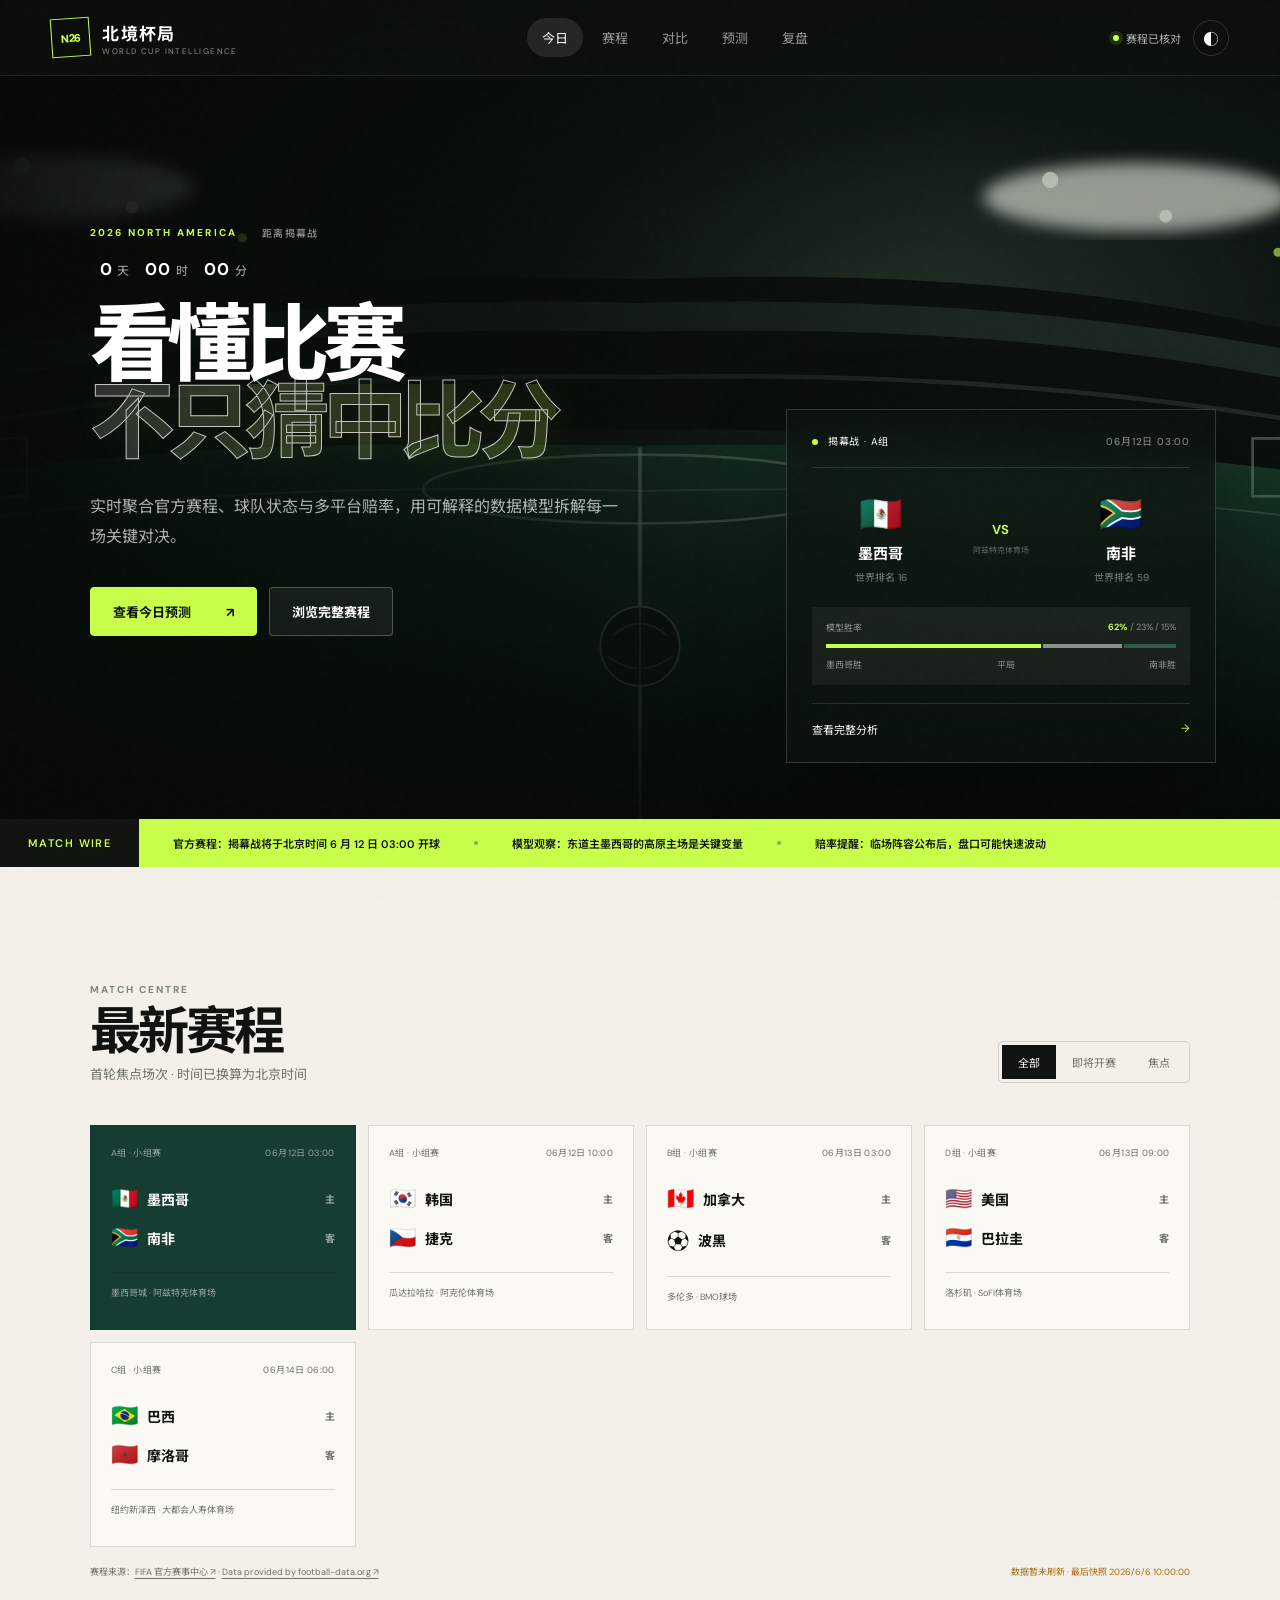
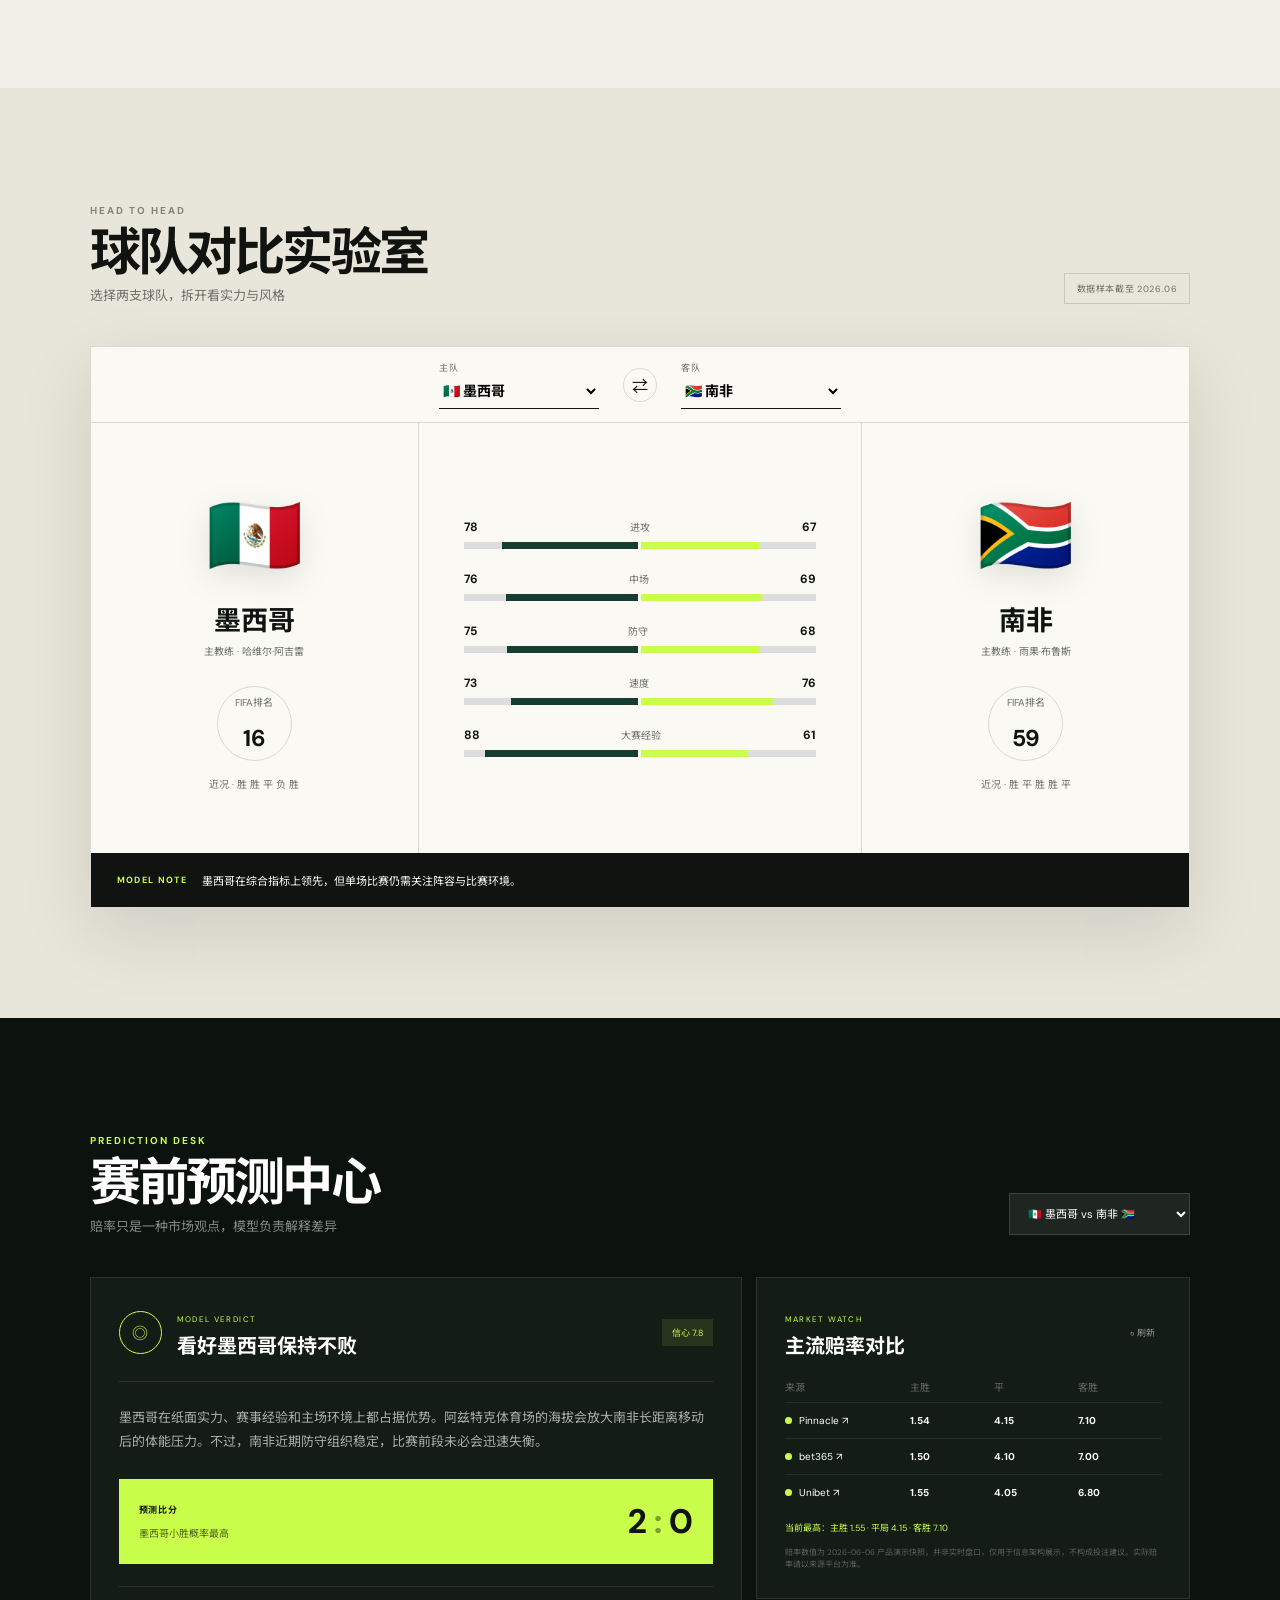
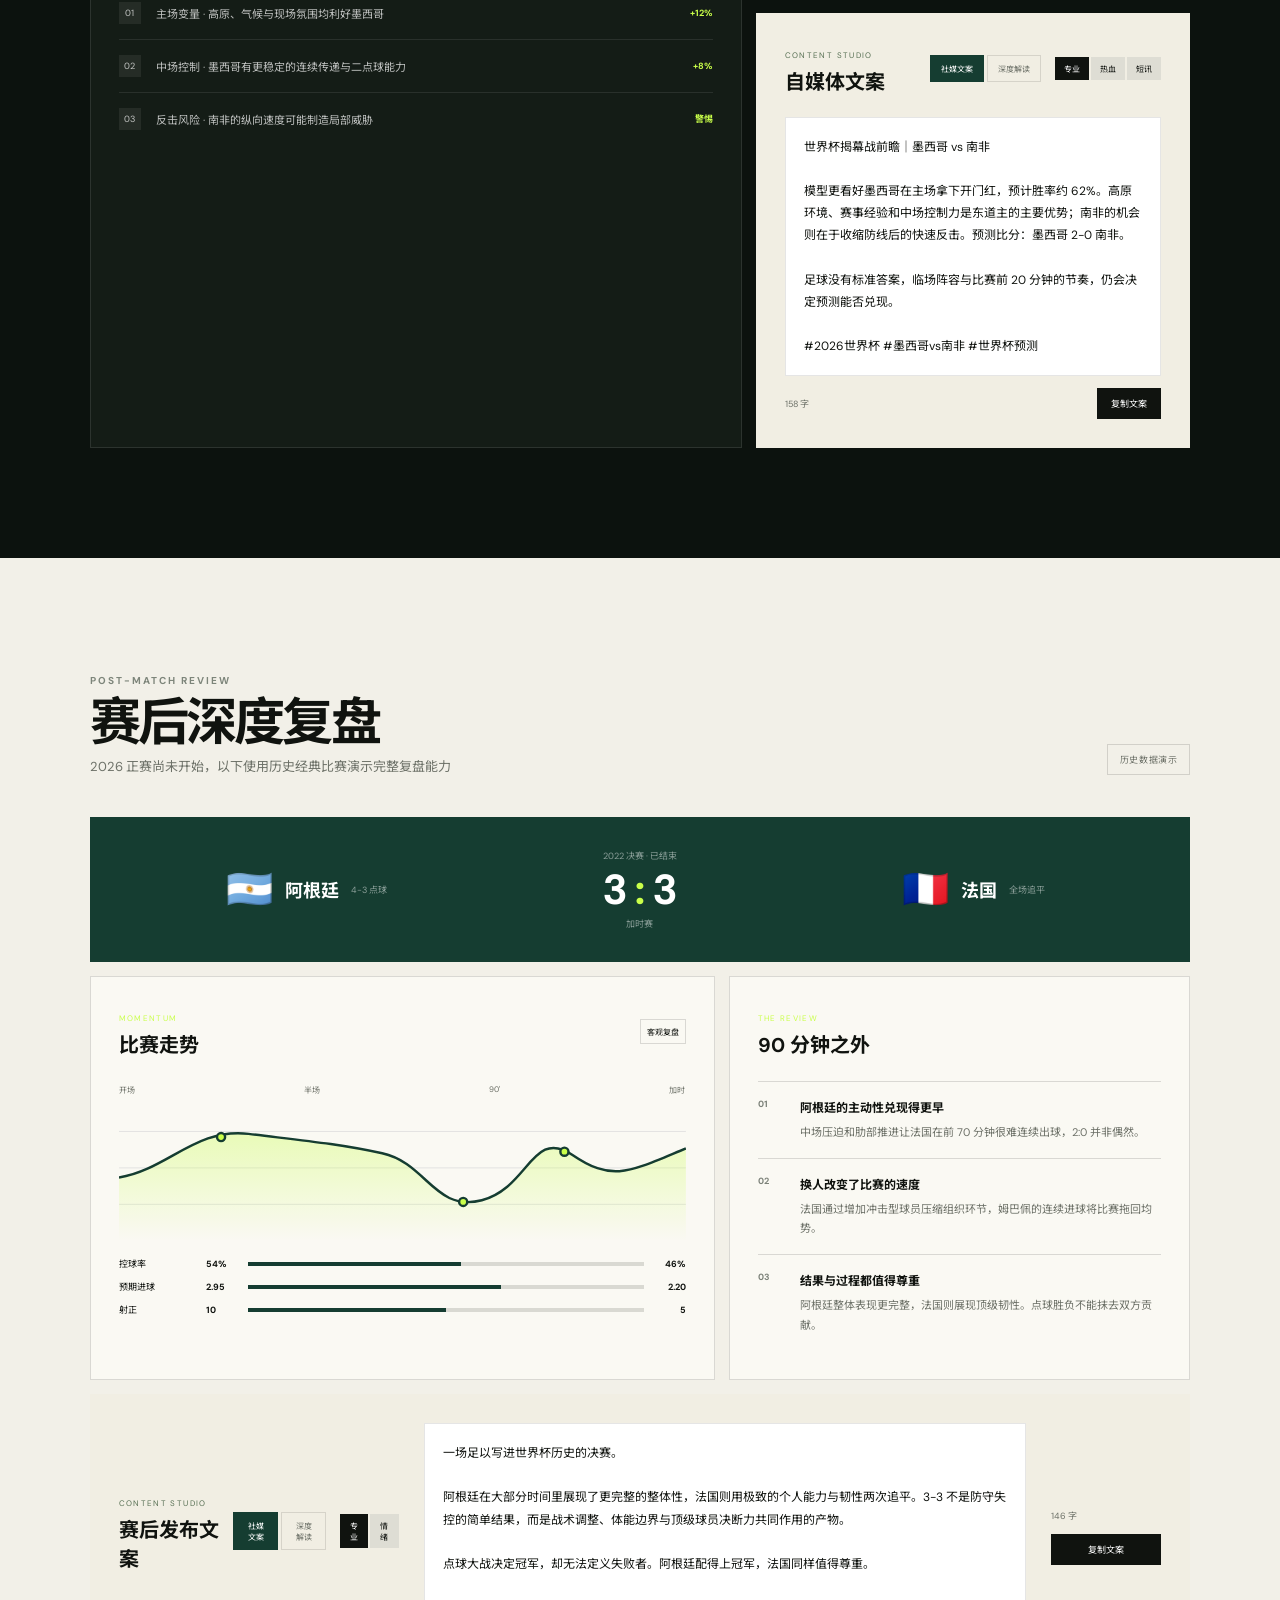
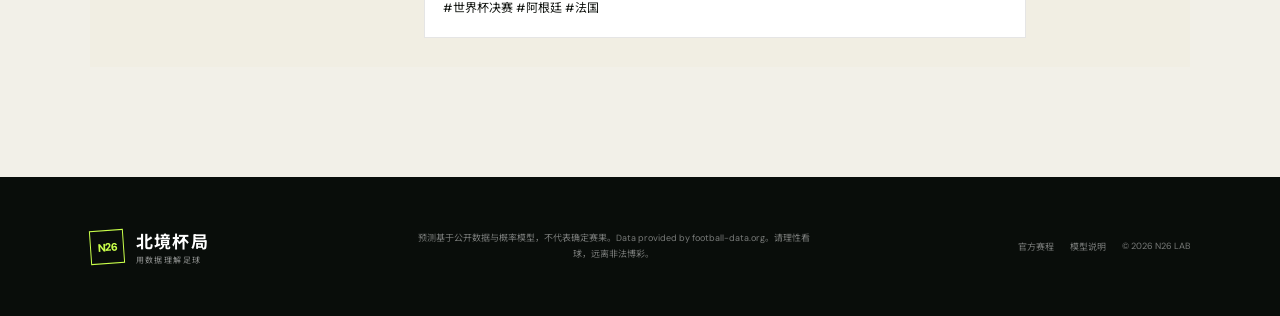
<file: outputs/index.html>
<!DOCTYPE html>
<html lang="zh-CN">
<head>
  <meta charset="UTF-8">
  <meta name="viewport" content="width=device-width, initial-scale=1.0">
  <meta name="description" content="北境杯局 - 2026 美加墨世界杯赛程、球队对比、赔率追踪与 AI 赛前赛后分析。">
  <title>北境杯局 · 2026 世界杯预测站</title>
  <link rel="preconnect" href="https://fonts.googleapis.com">
  <link rel="preconnect" href="https://fonts.gstatic.com" crossorigin>
  <link href="https://fonts.googleapis.com/css2?family=DM+Sans:wght@400;500;600;700&family=Noto+Sans+SC:wght@400;500;600;700;800;900&display=swap" rel="stylesheet">
  <link rel="stylesheet" href="./styles.css">
</head>
<body>
  <div class="noise"></div>
  <header class="topbar">
    <a class="brand" href="#top" aria-label="北境杯局首页">
      <span class="brand-mark">N26</span>
      <span><strong>北境杯局</strong><small>WORLD CUP INTELLIGENCE</small></span>
    </a>
    <nav class="main-nav" aria-label="主导航">
      <button class="nav-link active" data-target="top">今日</button>
      <button class="nav-link" data-target="schedule">赛程</button>
      <button class="nav-link" data-target="compare">对比</button>
      <button class="nav-link" data-target="prediction">预测</button>
      <button class="nav-link" data-target="review">复盘</button>
    </nav>
    <div class="top-actions">
      <span class="live-chip"><i></i> 赛程已核对</span>
      <button class="icon-btn" id="themeToggle" aria-label="切换主题">◐</button>
    </div>
  </header>

  <main id="top">
    <section class="hero">
      <div class="hero-image"></div>
      <div class="hero-shade"></div>
      <div class="hero-content">
        <div class="eyebrow"><span>2026 NORTH AMERICA</span><b>距离揭幕战</b></div>
        <div class="countdown" id="countdown" aria-label="揭幕战倒计时"></div>
        <h1><span>看懂比赛</span><br><em>不只猜中比分</em></h1>
        <p class="hero-copy">实时聚合官方赛程、球队状态与多平台赔率，用可解释的数据模型拆解每一场关键对决。</p>
        <div class="hero-actions">
          <button class="primary-btn" data-scroll="prediction">查看今日预测 <span>↗</span></button>
          <button class="ghost-btn" data-scroll="schedule">浏览完整赛程</button>
        </div>
      </div>
      <article class="next-match glass-card">
        <div class="match-card-head">
          <span><i class="pulse"></i> 揭幕战 · A组</span>
          <time>06月12日 03:00</time>
        </div>
        <div class="match-up">
          <div class="team">
            <span class="flag">🇲🇽</span>
            <strong>墨西哥</strong>
            <small>世界排名 16</small>
          </div>
          <div class="versus">
            <b>VS</b>
            <span>阿兹特克体育场</span>
          </div>
          <div class="team">
            <span class="flag">🇿🇦</span>
            <strong>南非</strong>
            <small>世界排名 59</small>
          </div>
        </div>
        <div class="probability">
          <div class="prob-row"><span>模型胜率</span><span><b>62%</b> / 23% / 15%</span></div>
          <div class="prob-bar"><i style="width:62%"></i><i style="width:23%"></i><i style="width:15%"></i></div>
          <div class="prob-labels"><span>墨西哥胜</span><span>平局</span><span>南非胜</span></div>
        </div>
        <button class="card-link" data-scroll="prediction">查看完整分析 <span>→</span></button>
      </article>
    </section>

    <section class="ticker" aria-label="赛事快讯">
      <div class="ticker-label">MATCH WIRE</div>
      <div class="ticker-track">
        <span>官方赛程：揭幕战将于北京时间 6 月 12 日 03:00 开球</span>
        <i></i><span>模型观察：东道主墨西哥的高原主场是关键变量</span>
        <i></i><span>赔率提醒：临场阵容公布后，盘口可能快速波动</span>
      </div>
    </section>

    <section class="section schedule-section" id="schedule">
      <div class="section-heading">
        <div>
          <span class="kicker">MATCH CENTRE</span>
          <h2>最新赛程</h2>
          <p>首轮焦点场次 · 时间已换算为北京时间</p>
        </div>
        <div class="segmented" id="scheduleFilters">
          <button class="active" data-filter="all">全部</button>
          <button data-filter="today">即将开赛</button>
          <button data-filter="featured">焦点</button>
        </div>
      </div>
      <div class="schedule-grid" id="scheduleGrid"></div>
      <div class="source-line">
        <span>赛程来源：<a href="https://www.fifa.com/en/tournaments/mens/worldcup/canadamexicousa2026" target="_blank" rel="noreferrer">FIFA 官方赛事中心 ↗</a> · <a href="https://www.football-data.org/" target="_blank" rel="noreferrer">Data provided by football-data.org ↗</a></span>
        <span id="dataStatus">正在读取赛事快照</span>
      </div>
    </section>

    <section class="section compare-section" id="compare">
      <div class="section-heading">
        <div>
          <span class="kicker">HEAD TO HEAD</span>
          <h2>球队对比实验室</h2>
          <p>选择两支球队，拆开看实力与风格</p>
        </div>
        <span class="model-tag">数据样本截至 2026.06</span>
      </div>
      <div class="compare-panel">
        <div class="compare-selectors">
          <label>主队<select id="teamA"></select></label>
          <button id="swapTeams" class="swap-btn" aria-label="交换球队">⇄</button>
          <label>客队<select id="teamB"></select></label>
        </div>
        <div class="compare-stage">
          <div class="team-profile" id="profileA"></div>
          <div class="metrics" id="metrics"></div>
          <div class="team-profile right" id="profileB"></div>
        </div>
        <div class="insight-strip" id="compareInsight"></div>
      </div>
    </section>

    <section class="section prediction-section" id="prediction">
      <div class="section-heading light">
        <div>
          <span class="kicker">PREDICTION DESK</span>
          <h2>赛前预测中心</h2>
          <p>赔率只是一种市场观点，模型负责解释差异</p>
        </div>
        <select id="predictionMatch" class="match-select" aria-label="选择预测比赛"></select>
      </div>
      <div class="prediction-layout">
        <article class="analysis-card">
          <div class="analysis-title">
            <span class="analysis-icon">◎</span>
            <div><small>MODEL VERDICT</small><h3 id="verdictTitle">看好墨西哥保持不败</h3></div>
            <span class="confidence" id="confidence">信心 7.8</span>
          </div>
          <p id="verdictText"></p>
          <div class="score-pick">
            <span>预测比分</span><strong id="scorePick">2 <i>:</i> 0</strong><small id="scoreNote">墨西哥小胜概率最高</small>
          </div>
          <div class="factor-list" id="factorList"></div>
        </article>

        <article class="odds-card">
          <div class="card-heading">
            <div><small>MARKET WATCH</small><h3>主流赔率对比</h3></div>
            <button class="refresh-btn" id="refreshOdds">↻ 刷新</button>
          </div>
          <div class="odds-head"><span>来源</span><span>主胜</span><span>平</span><span>客胜</span></div>
          <div id="oddsRows"></div>
          <div class="best-odds" id="bestOdds"></div>
          <p class="odds-disclaimer">赔率数值为 2026-06-06 产品演示快照，并非实时盘口，仅用于信息架构展示，不构成投注建议。实际赔率请以来源平台为准。</p>
        </article>

        <article class="copy-card content-studio" id="preStudio">
          <div class="card-heading">
            <div><small>CONTENT STUDIO</small><h3 id="preStudioTitle">自媒体文案</h3></div>
            <div class="content-mode" id="preMode">
              <button class="active" data-mode="social">社媒文案</button>
              <button data-mode="deep">深度解读</button>
            </div>
            <div class="tone-switch" id="preTone">
              <button class="active" data-tone="pro">专业</button>
              <button data-tone="hot">热血</button>
              <button data-tone="short">短讯</button>
            </div>
          </div>
          <div class="copy-output" id="preCopy"></div>
          <div class="deep-output" id="preDeep" hidden></div>
          <div class="copy-footer">
            <span id="preCount">0 字</span>
            <button class="copy-btn" id="preCopyButton" data-copy="preCopy">复制文案</button>
          </div>
        </article>
      </div>
    </section>

    <section class="section review-section" id="review">
      <div class="section-heading">
        <div>
          <span class="kicker">POST-MATCH REVIEW</span>
          <h2>赛后深度复盘</h2>
          <p>2026 正赛尚未开始，以下使用历史经典比赛演示完整复盘能力</p>
        </div>
        <span class="demo-tag">历史数据演示</span>
      </div>
      <div class="review-scoreboard">
        <div class="review-team"><span>🇦🇷</span><strong>阿根廷</strong><small>4-3 点球</small></div>
        <div class="final-score"><small>2022 决赛 · 已结束</small><strong>3 <i>:</i> 3</strong><span>加时赛</span></div>
        <div class="review-team"><span>🇫🇷</span><strong>法国</strong><small>全场追平</small></div>
      </div>
      <div class="review-grid">
        <article class="timeline-card">
          <div class="card-heading"><div><small>MOMENTUM</small><h3>比赛走势</h3></div><span class="neutral-chip">客观复盘</span></div>
          <div class="momentum-chart">
            <div class="chart-axis"><span>开场</span><span>半场</span><span>90'</span><span>加时</span></div>
            <svg viewBox="0 0 700 180" role="img" aria-label="比赛动能走势图">
              <defs><linearGradient id="area" x1="0" x2="0" y1="0" y2="1"><stop offset="0" stop-color="#c9ff4a" stop-opacity=".35"/><stop offset="1" stop-color="#c9ff4a" stop-opacity="0"/></linearGradient></defs>
              <path class="grid-line" d="M0 45H700 M0 90H700 M0 135H700"/>
              <path class="area" d="M0 102 C60 92 95 40 160 48 S270 60 325 72 S390 145 448 130 S510 40 560 74 S630 95 700 66 V180 H0Z"/>
              <path class="trend" d="M0 102 C60 92 95 40 160 48 S270 60 325 72 S390 145 448 130 S510 40 560 74 S630 95 700 66"/>
              <g class="chart-dot"><circle cx="126" cy="52" r="5"/><circle cx="425" cy="132" r="5"/><circle cx="550" cy="70" r="5"/></g>
            </svg>
          </div>
          <div class="review-stats">
            <div><span>控球率</span><b>54%</b><i><u style="width:54%"></u></i><b>46%</b></div>
            <div><span>预期进球</span><b>2.95</b><i><u style="width:64%"></u></i><b>2.20</b></div>
            <div><span>射正</span><b>10</b><i><u style="width:50%"></u></i><b>5</b></div>
          </div>
        </article>
        <article class="review-analysis">
          <div class="card-heading"><div><small>THE REVIEW</small><h3>90 分钟之外</h3></div></div>
          <div class="review-points">
            <div><b>01</b><p><strong>阿根廷的主动性兑现得更早</strong>中场压迫和肋部推进让法国在前 70 分钟很难连续出球，2:0 并非偶然。</p></div>
            <div><b>02</b><p><strong>换人改变了比赛的速度</strong>法国通过增加冲击型球员压缩组织环节，姆巴佩的连续进球将比赛拖回均势。</p></div>
            <div><b>03</b><p><strong>结果与过程都值得尊重</strong>阿根廷整体表现更完整，法国则展现顶级韧性。点球胜负不能抹去双方贡献。</p></div>
          </div>
        </article>
        <article class="copy-card review-copy content-studio" id="postStudio">
          <div class="card-heading">
            <div><small>CONTENT STUDIO</small><h3 id="postStudioTitle">赛后发布文案</h3></div>
            <div class="content-mode" id="postMode">
              <button class="active" data-mode="social">社媒文案</button>
              <button data-mode="deep">深度解读</button>
            </div>
            <div class="tone-switch" id="postTone">
              <button class="active" data-tone="pro">专业</button>
              <button data-tone="hot">情绪</button>
            </div>
          </div>
          <div class="copy-output" id="postCopy"></div>
          <div class="deep-output" id="postDeep" hidden></div>
          <div class="copy-footer"><span id="postCount">0 字</span><button class="copy-btn" id="postCopyButton" data-copy="postCopy">复制文案</button></div>
        </article>
      </div>
    </section>
  </main>

  <footer>
    <div class="brand footer-brand"><span class="brand-mark">N26</span><span><strong>北境杯局</strong><small>用数据理解足球</small></span></div>
    <p>预测基于公开数据与概率模型，不代表确定赛果。Data provided by football-data.org。请理性看球，远离非法博彩。</p>
    <div><a href="https://www.fifa.com/en/tournaments/mens/worldcup/canadamexicousa2026" target="_blank" rel="noreferrer">官方赛程</a><a href="#prediction">模型说明</a><span>© 2026 N26 LAB</span></div>
  </footer>
  <div class="toast" id="toast">已复制到剪贴板</div>
  <script src="./app.js"></script>
</body>
</html>
</file>
<file: outputs/styles.css>
:root{
  --ink:#10130f;--paper:#f2f0e8;--cream:#e7e4d8;--lime:#c9ff4a;--green:#153d31;
  --muted:#6d7168;--line:rgba(16,19,15,.14);--card:#faf9f3;--white:#fff;--amber:#ffb546;
  --shadow:0 24px 70px rgba(12,19,14,.11);--radius:22px
}
.book:hover{text-decoration:underline;text-underline-offset:3px}
.content-mode{display:flex;gap:3px;margin-left:auto}.content-mode button{border:1px solid rgba(16,19,15,.12);background:transparent;padding:7px 10px;font-size:8px;color:var(--muted)}.content-mode button.active{background:var(--green);border-color:var(--green);color:#fff}.content-studio .card-heading{gap:14px}.content-studio.deep-mode{grid-column:1/-1}.content-studio.deep-mode .tone-switch{display:none}.content-studio.deep-mode .copy-footer{margin-top:18px}.deep-output{margin-top:22px;background:#fff;border:1px solid rgba(0,0,0,.1);padding:clamp(22px,4vw,48px);color:var(--ink)}.deep-article{max-width:920px;margin:0 auto}.deep-meta{display:flex;justify-content:space-between;align-items:center;padding-bottom:17px;border-bottom:1px solid var(--line);font-size:9px;color:var(--muted);letter-spacing:.06em}.deep-article h4{font-size:clamp(24px,3vw,38px);letter-spacing:-.04em;margin:25px 0 18px}.deep-article h5{font-size:13px;margin:24px 0 8px}.deep-article p{font-size:13px;line-height:2;color:#4f554d;margin:0}.player-focus-grid{display:grid;grid-template-columns:repeat(3,1fr);gap:10px;margin:25px 0}.player-focus{background:#eff0e7;border-top:3px solid var(--green);padding:18px}.player-focus span{font-size:8px;color:var(--muted);letter-spacing:.14em}.player-focus strong{display:block;font-size:16px;margin:7px 0}.player-focus p{font-size:11px;line-height:1.75}.deep-closing{border-left:3px solid var(--lime);padding-left:16px;margin-top:22px!important;color:var(--ink)!important;font-weight:600}.sync-stale{color:#a56c13}.sync-live{color:#477a31}
*{box-sizing:border-box}
html{scroll-behavior:smooth}
body{margin:0;background:var(--paper);color:var(--ink);font-family:"DM Sans","Noto Sans SC",sans-serif;-webkit-font-smoothing:antialiased}
button,select{font:inherit}
button,a{color:inherit}
button{cursor:pointer}
a{text-decoration:none}
.noise{position:fixed;inset:0;z-index:99;pointer-events:none;opacity:.026;background-image:url("data:image/svg+xml,%3Csvg viewBox='0 0 180 180' xmlns='http://www.w3.org/2000/svg'%3E%3Cfilter id='n'%3E%3CfeTurbulence type='fractalNoise' baseFrequency='.9' numOctaves='4' stitchTiles='stitch'/%3E%3C/filter%3E%3Crect width='100%25' height='100%25' filter='url(%23n)' opacity='.7'/%3E%3C/svg%3E")}
.topbar{height:76px;position:fixed;z-index:50;top:0;left:0;right:0;padding:0 4vw;display:flex;align-items:center;justify-content:space-between;background:rgba(12,16,13,.82);backdrop-filter:blur(18px);border-bottom:1px solid rgba(255,255,255,.1);color:#fff}
.brand{display:flex;align-items:center;gap:12px}.brand-mark{width:39px;height:39px;border:1px solid var(--lime);display:grid;place-items:center;font-size:11px;font-weight:900;letter-spacing:-.5px;transform:rotate(-4deg);color:var(--lime)}.brand>span:last-child{display:flex;flex-direction:column}.brand strong{font-size:17px;letter-spacing:.08em}.brand small{font-size:8px;letter-spacing:.18em;opacity:.55;margin-top:1px}
.main-nav{display:flex;gap:4px}.nav-link{background:none;border:0;color:rgba(255,255,255,.58);padding:10px 15px;border-radius:99px;font-size:13px}.nav-link:hover,.nav-link.active{color:#fff;background:rgba(255,255,255,.1)}
.top-actions{display:flex;align-items:center;gap:12px}.live-chip{font-size:11px;display:flex;align-items:center;gap:7px;color:rgba(255,255,255,.7)}.live-chip i{width:6px;height:6px;background:var(--lime);border-radius:50%;box-shadow:0 0 0 4px rgba(201,255,74,.12)}.icon-btn{width:36px;height:36px;border:1px solid rgba(255,255,255,.15);background:transparent;color:#fff;border-radius:50%}
.hero{min-height:720px;height:91vh;position:relative;background:#0d120e;color:#fff;overflow:hidden}.hero-image{position:absolute;inset:0;background:url("./assets/stadium-hero.svg") center/cover no-repeat;opacity:.9;transform:scale(1.015)}.hero-shade{position:absolute;inset:0;background:linear-gradient(90deg,rgba(5,10,7,.94) 0%,rgba(5,10,7,.68) 40%,rgba(5,10,7,.15) 75%),linear-gradient(0deg,rgba(5,10,7,.88) 0%,transparent 50%)}
.hero-content{position:absolute;z-index:2;left:7vw;top:50%;transform:translateY(-45%);max-width:680px}.eyebrow{display:flex;align-items:center;gap:25px;font-size:10px;letter-spacing:.22em;color:rgba(255,255,255,.55);font-weight:700}.eyebrow span{color:var(--lime)}.eyebrow b{font-weight:500;letter-spacing:.12em}.countdown{margin-top:18px;color:rgba(255,255,255,.68);font-size:12px;letter-spacing:.12em}.countdown b{color:#fff;font-size:17px;margin:0 4px 0 10px}
h1{font-size:clamp(52px,6.6vw,104px);letter-spacing:-.075em;line-height:.92;margin:27px 0 30px;font-weight:800}h1 span{display:inline-block;animation:titleRise .7s cubic-bezier(.2,.8,.2,1) both}h1 em{display:inline-block;font-style:normal;color:transparent;-webkit-text-stroke:1px rgba(255,255,255,.72);background:linear-gradient(100deg,rgba(255,255,255,.15),rgba(201,255,74,.16));background-clip:text;-webkit-background-clip:text;text-shadow:0 0 42px rgba(201,255,74,.08);animation:titleRise .85s .1s cubic-bezier(.2,.8,.2,1) both}@keyframes titleRise{from{opacity:0;transform:translateY(24px)}to{opacity:1;transform:translateY(0)}}
.hero-copy{font-size:16px;line-height:1.9;max-width:540px;color:rgba(255,255,255,.68)}.hero-actions{display:flex;gap:12px;margin-top:34px}.primary-btn,.ghost-btn{height:49px;padding:0 22px;border-radius:4px;font-weight:700;font-size:13px}.primary-btn{background:var(--lime);border:1px solid var(--lime);color:#0d120e}.primary-btn span{margin-left:32px}.ghost-btn{background:rgba(255,255,255,.06);color:#fff;border:1px solid rgba(255,255,255,.25)}
.next-match{position:absolute;z-index:3;right:5vw;bottom:56px;width:min(430px,36vw);padding:23px 25px}.glass-card{background:rgba(13,20,16,.72);border:1px solid rgba(255,255,255,.16);backdrop-filter:blur(22px);box-shadow:0 30px 80px rgba(0,0,0,.3)}.match-card-head{display:flex;justify-content:space-between;font-size:10px;letter-spacing:.08em;color:rgba(255,255,255,.55);padding-bottom:19px;border-bottom:1px solid rgba(255,255,255,.13)}.match-card-head span{color:#fff}.pulse{width:6px;height:6px;background:var(--lime);display:inline-block;border-radius:50%;margin-right:6px}.match-up{display:grid;grid-template-columns:1fr .75fr 1fr;text-align:center;align-items:center;padding:23px 0}.team{display:flex;flex-direction:column;align-items:center;gap:5px}.flag{font-size:35px;filter:saturate(.8)}.team strong{font-size:15px}.team small{font-size:10px;color:rgba(255,255,255,.45)}.versus{display:flex;flex-direction:column;gap:6px}.versus b{font-size:13px;color:var(--lime)}.versus span{font-size:8px;color:rgba(255,255,255,.35)}.probability{background:rgba(255,255,255,.055);padding:14px}.prob-row,.prob-labels{display:flex;justify-content:space-between;font-size:9px;color:rgba(255,255,255,.5)}.prob-row b{color:var(--lime)}.prob-bar{display:flex;height:4px;gap:2px;margin:10px 0}.prob-bar i{display:block}.prob-bar i:nth-child(1){background:var(--lime)}.prob-bar i:nth-child(2){background:#8b938b}.prob-bar i:nth-child(3){background:#315a4b}.card-link{width:100%;border:0;border-top:1px solid rgba(255,255,255,.12);background:none;color:#fff;text-align:left;padding:17px 0 0;margin-top:18px;font-size:11px}.card-link span{float:right;color:var(--lime)}
.ticker{height:48px;background:var(--lime);display:flex;align-items:center;overflow:hidden;font-size:11px;font-weight:600}.ticker-label{background:var(--ink);color:var(--lime);height:100%;padding:0 28px;display:flex;align-items:center;letter-spacing:.13em;flex:none}.ticker-track{display:flex;align-items:center;gap:34px;white-space:nowrap;padding-left:34px;animation:move 26s linear infinite}.ticker-track i{width:4px;height:4px;background:var(--ink);border-radius:50%;opacity:.35}@keyframes move{to{transform:translateX(-35%)}}
.section{padding:110px 7vw}.section-heading{display:flex;align-items:flex-end;justify-content:space-between;margin-bottom:42px}.kicker{font-size:10px;letter-spacing:.2em;color:#7d857a;font-weight:700}.section-heading h2{font-size:clamp(34px,4vw,58px);letter-spacing:-.055em;margin:8px 0 7px;line-height:1}.section-heading p{margin:0;color:var(--muted);font-size:13px}.segmented{display:flex;border:1px solid var(--line);padding:3px;border-radius:5px}.segmented button{border:0;background:none;padding:9px 16px;font-size:11px;color:var(--muted)}.segmented button.active{background:var(--ink);color:#fff}
.schedule-grid{display:grid;grid-template-columns:repeat(4,1fr);gap:12px}.fixture{background:var(--card);border:1px solid var(--line);padding:20px;min-height:205px;transition:.25s;position:relative;overflow:hidden}.fixture:hover{transform:translateY(-4px);box-shadow:var(--shadow);border-color:rgba(16,19,15,.25)}.fixture.featured:before{content:"FOCUS";position:absolute;right:-25px;top:14px;background:var(--lime);font-size:7px;font-weight:900;padding:4px 29px;transform:rotate(38deg)}.fixture-meta{display:flex;justify-content:space-between;color:var(--muted);font-size:9px;letter-spacing:.04em}.fixture-match{margin:25px 0 20px}.fixture-team{display:flex;align-items:center;gap:9px;margin:10px 0}.fixture-team span{font-size:22px}.fixture-team strong{font-size:14px}.fixture-team b{margin-left:auto;font-size:10px;color:var(--muted)}.fixture-venue{font-size:9px;color:var(--muted);border-top:1px solid var(--line);padding-top:13px}.fixture button{position:absolute;inset:0;border:0;background:transparent;font-size:0}.fixture.selected{background:var(--green);color:#fff}.fixture.selected .fixture-meta,.fixture.selected .fixture-venue,.fixture.selected .fixture-team b{color:rgba(255,255,255,.55)}.source-line{display:flex;justify-content:space-between;margin-top:18px;font-size:9px;color:var(--muted)}.source-line a{text-decoration:underline;text-underline-offset:3px}
.compare-section{background:#e8e5da}.model-tag,.demo-tag{font-size:9px;border:1px solid var(--line);padding:8px 12px;color:var(--muted);letter-spacing:.07em}.compare-panel{background:var(--card);border:1px solid var(--line);box-shadow:var(--shadow)}.compare-selectors{height:76px;border-bottom:1px solid var(--line);display:flex;align-items:center;justify-content:center;gap:24px}.compare-selectors label{font-size:9px;color:var(--muted);text-transform:uppercase;letter-spacing:.1em}.compare-selectors select{display:block;border:0;border-bottom:1px solid var(--ink);background:transparent;font-size:14px;font-weight:700;padding:7px 45px 7px 0;min-width:160px}.swap-btn{border:1px solid var(--line);border-radius:50%;background:transparent;width:34px;height:34px}.compare-stage{display:grid;grid-template-columns:1fr 1.35fr 1fr;min-height:430px}.team-profile{display:flex;align-items:center;justify-content:center;flex-direction:column;padding:40px;border-right:1px solid var(--line);text-align:center}.team-profile.right{border-right:0;border-left:1px solid var(--line)}.profile-flag{font-size:78px;filter:drop-shadow(0 10px 15px rgba(0,0,0,.1))}.team-profile h3{font-size:27px;margin:13px 0 5px}.team-profile p{font-size:10px;color:var(--muted);margin:0}.rank-circle{margin-top:28px;width:75px;height:75px;border-radius:50%;border:1px solid var(--line);display:grid;place-items:center;font-size:10px;color:var(--muted)}.rank-circle b{display:block;font-size:23px;color:var(--ink)}.metrics{display:flex;justify-content:center;flex-direction:column;padding:45px}.metric{margin:11px 0}.metric-title{display:flex;justify-content:space-between;font-size:10px;color:var(--muted);margin-bottom:7px}.metric-title b{color:var(--ink);font-size:12px}.dual-bar{display:flex;height:7px;gap:3px}.dual-bar span{width:50%;background:#ddd;display:flex}.dual-bar span:first-child{justify-content:flex-end}.dual-bar i{height:100%;display:block;background:var(--green)}.dual-bar span:last-child i{background:var(--lime)}.insight-strip{background:var(--ink);color:#fff;padding:19px 26px;display:flex;gap:15px;align-items:center;font-size:11px}.insight-strip b{color:var(--lime);font-size:9px;letter-spacing:.15em}
.prediction-section{background:#0c120e;color:#fff}.section-heading.light .kicker{color:var(--lime)}.section-heading.light p{color:rgba(255,255,255,.5)}.match-select{background:rgba(255,255,255,.08);border:1px solid rgba(255,255,255,.14);color:#fff;padding:12px 38px 12px 14px;font-size:11px}.match-select option{color:#111}.prediction-layout{display:grid;grid-template-columns:1.2fr .8fr;gap:14px}.analysis-card,.odds-card,.copy-card,.timeline-card,.review-analysis{background:#141c16;border:1px solid rgba(255,255,255,.1);padding:28px}.analysis-card{grid-row:span 2}.analysis-title{display:flex;align-items:center;gap:15px;padding-bottom:22px;border-bottom:1px solid rgba(255,255,255,.1)}.analysis-title small,.card-heading small{font-size:8px;letter-spacing:.17em;color:var(--lime)}.analysis-title h3,.card-heading h3{font-size:20px;margin:3px 0 0}.analysis-icon{width:43px;height:43px;border:1px solid var(--lime);color:var(--lime);display:grid;place-items:center;border-radius:50%}.confidence{margin-left:auto;font-size:9px;background:rgba(201,255,74,.1);color:var(--lime);padding:7px 10px}.analysis-card>p{font-size:13px;line-height:1.9;color:rgba(255,255,255,.64);margin:24px 0}.score-pick{background:var(--lime);color:var(--ink);padding:20px;display:grid;grid-template-columns:1fr auto;align-items:center}.score-pick span{font-size:9px;font-weight:700;letter-spacing:.1em}.score-pick strong{font-size:34px;grid-row:span 2}.score-pick strong i{font-style:normal;opacity:.4}.score-pick small{font-size:10px;opacity:.65}.factor-list{margin-top:22px}.factor{display:grid;grid-template-columns:26px 1fr auto;gap:11px;align-items:center;border-top:1px solid rgba(255,255,255,.09);padding:15px 0;font-size:11px;color:rgba(255,255,255,.72)}.factor:last-child{padding-bottom:0}.factor i{width:22px;height:22px;background:rgba(255,255,255,.07);display:grid;place-items:center;font-size:9px;font-style:normal}.factor b{font-size:9px;color:var(--lime)}.card-heading{display:flex;align-items:center;justify-content:space-between}.refresh-btn{border:0;background:none;color:rgba(255,255,255,.55);font-size:9px}.odds-head,.odds-row{display:grid;grid-template-columns:1.5fr repeat(3,1fr);align-items:center;font-size:10px}.odds-head{color:rgba(255,255,255,.35);padding:20px 0 8px}.odds-row{padding:11px 0;border-top:1px solid rgba(255,255,255,.08)}.odds-row b{color:#fff}.book{display:flex;align-items:center;gap:7px}.book i{width:7px;height:7px;border-radius:50%;background:var(--lime)}.best-odds{font-size:9px;color:var(--lime);margin-top:11px}.odds-disclaimer{font-size:8px!important;line-height:1.5!important;color:rgba(255,255,255,.3)!important;margin:12px 0 0!important}.copy-card{background:#f1eee3;color:var(--ink);border-color:transparent}.copy-card .card-heading small{color:#587054}.tone-switch{display:flex;gap:2px}.tone-switch button{font-size:8px;border:0;background:#deddd4;padding:6px 9px}.tone-switch button.active{background:var(--ink);color:#fff}.copy-output{margin-top:22px;min-height:150px;padding:18px;background:#fff;border:1px solid rgba(0,0,0,.1);font-size:12px;line-height:1.85;white-space:pre-line}.copy-footer{display:flex;align-items:center;justify-content:space-between;margin-top:12px;font-size:9px;color:var(--muted)}.copy-btn{border:0;background:var(--ink);color:#fff;padding:9px 14px;font-size:9px}.copy-btn.copied{background:var(--green)}
.review-section{background:var(--paper)}.review-scoreboard{background:var(--green);color:#fff;display:grid;grid-template-columns:1fr .8fr 1fr;align-items:center;text-align:center;padding:32px;margin-bottom:14px}.review-team{display:flex;align-items:center;justify-content:center;gap:12px}.review-team span{font-size:38px}.review-team strong{font-size:18px}.review-team small{font-size:9px;color:rgba(255,255,255,.5)}.final-score small,.final-score span{display:block;font-size:9px;color:rgba(255,255,255,.5)}.final-score strong{font-size:42px}.final-score i{font-style:normal;color:var(--lime)}.review-grid{display:grid;grid-template-columns:1.15fr .85fr;gap:14px}.timeline-card,.review-analysis{background:var(--card);color:var(--ink);border:1px solid var(--line)}.neutral-chip{font-size:8px;border:1px solid var(--line);padding:6px}.momentum-chart{margin-top:26px}.momentum-chart svg{width:100%;height:auto}.grid-line{stroke:#ddd;stroke-width:1}.trend{fill:none;stroke:var(--green);stroke-width:3}.area{fill:url(#area)}.chart-dot circle{fill:var(--lime);stroke:var(--green);stroke-width:3}.chart-axis{display:flex;justify-content:space-between;font-size:8px;color:var(--muted)}.review-stats{margin-top:12px}.review-stats>div{display:grid;grid-template-columns:80px 35px 1fr 35px;align-items:center;gap:7px;font-size:9px;margin:10px 0}.review-stats b:last-child{text-align:right}.review-stats i{height:4px;background:#d9d9d2;position:relative}.review-stats u{display:block;height:100%;background:var(--green);text-decoration:none}.review-points{margin-top:23px}.review-points>div{display:grid;grid-template-columns:32px 1fr;gap:10px;border-top:1px solid var(--line);padding:16px 0}.review-points b{font-size:9px;color:#7b8178}.review-points p{margin:0;font-size:11px;line-height:1.75;color:var(--muted)}.review-points strong{display:block;color:var(--ink);font-size:12px;margin-bottom:4px}.review-copy{grid-column:1/-1;display:grid;grid-template-columns:280px 1fr 110px;gap:25px;align-items:center}.review-copy .copy-output{margin:0;min-height:100px}.review-copy .copy-footer{display:block}.review-copy .copy-btn{display:block;margin-top:12px;width:100%}
footer{background:#090d0a;color:rgba(255,255,255,.45);padding:45px 7vw;display:flex;align-items:center;justify-content:space-between;font-size:9px}.footer-brand{color:#fff}.footer-brand .brand-mark{width:34px;height:34px}footer p{max-width:400px;text-align:center;line-height:1.7}footer>div:last-child{display:flex;gap:16px}.toast{position:fixed;left:50%;bottom:25px;transform:translate(-50%,30px);background:var(--lime);color:var(--ink);padding:11px 18px;font-size:10px;font-weight:700;opacity:0;transition:.3s;z-index:100}.toast.show{opacity:1;transform:translate(-50%,0)}
body.light-mode .topbar{background:rgba(242,240,232,.9);color:var(--ink);border-color:var(--line)}body.light-mode .nav-link{color:var(--muted)}body.light-mode .nav-link.active{background:var(--ink);color:#fff}body.light-mode .live-chip{color:var(--muted)}body.light-mode .icon-btn{color:var(--ink);border-color:var(--line)}
@media(max-width:1000px){.schedule-grid{grid-template-columns:repeat(2,1fr)}.next-match{display:none}.hero-content{left:7vw}.compare-stage{grid-template-columns:1fr 1.3fr 1fr}.team-profile{padding:25px}.prediction-layout{grid-template-columns:1fr}.analysis-card{grid-row:auto}.review-grid{grid-template-columns:1fr}.review-copy{grid-column:auto;display:block}.review-copy .copy-output{margin-top:20px}.review-copy .copy-footer{display:flex}.main-nav{display:none}}
@media(max-width:650px){.topbar{padding:0 18px}.top-actions .live-chip{display:none}.hero{height:780px}.hero-content{left:22px;right:22px;top:48%}h1{font-size:53px}.hero-copy{font-size:14px}.section{padding:78px 20px}.section-heading{align-items:flex-start;gap:20px;flex-direction:column}.schedule-grid{grid-template-columns:1fr}.source-line{flex-direction:column;gap:8px}.compare-selectors{gap:8px;padding:0 10px}.compare-selectors select{min-width:115px;padding-right:10px}.compare-stage{grid-template-columns:1fr 1fr}.metrics{grid-column:1/-1;grid-row:2;padding:25px;border-top:1px solid var(--line)}.team-profile{border-bottom:0}.profile-flag{font-size:52px}.prediction-layout{display:block}.prediction-layout>article{margin-bottom:12px}.review-scoreboard{grid-template-columns:1fr .7fr 1fr;padding:24px 10px}.review-team{flex-direction:column;gap:2px}.review-team span{font-size:28px}.review-team strong{font-size:13px}.final-score strong{font-size:28px}.ticker{display:none}footer{flex-direction:column;gap:25px;text-align:center}.review-stats>div{grid-template-columns:65px 30px 1fr 30px}}
@media(max-width:650px){h1{font-size:clamp(43px,13vw,53px);letter-spacing:-.065em}.content-studio .card-heading{align-items:flex-start;flex-wrap:wrap}.content-mode{order:3;width:100%;margin-left:0}.content-mode button{flex:1}.player-focus-grid{grid-template-columns:1fr}.deep-output{padding:22px 18px}.deep-meta{align-items:flex-start;gap:10px;flex-direction:column}}
</file>
